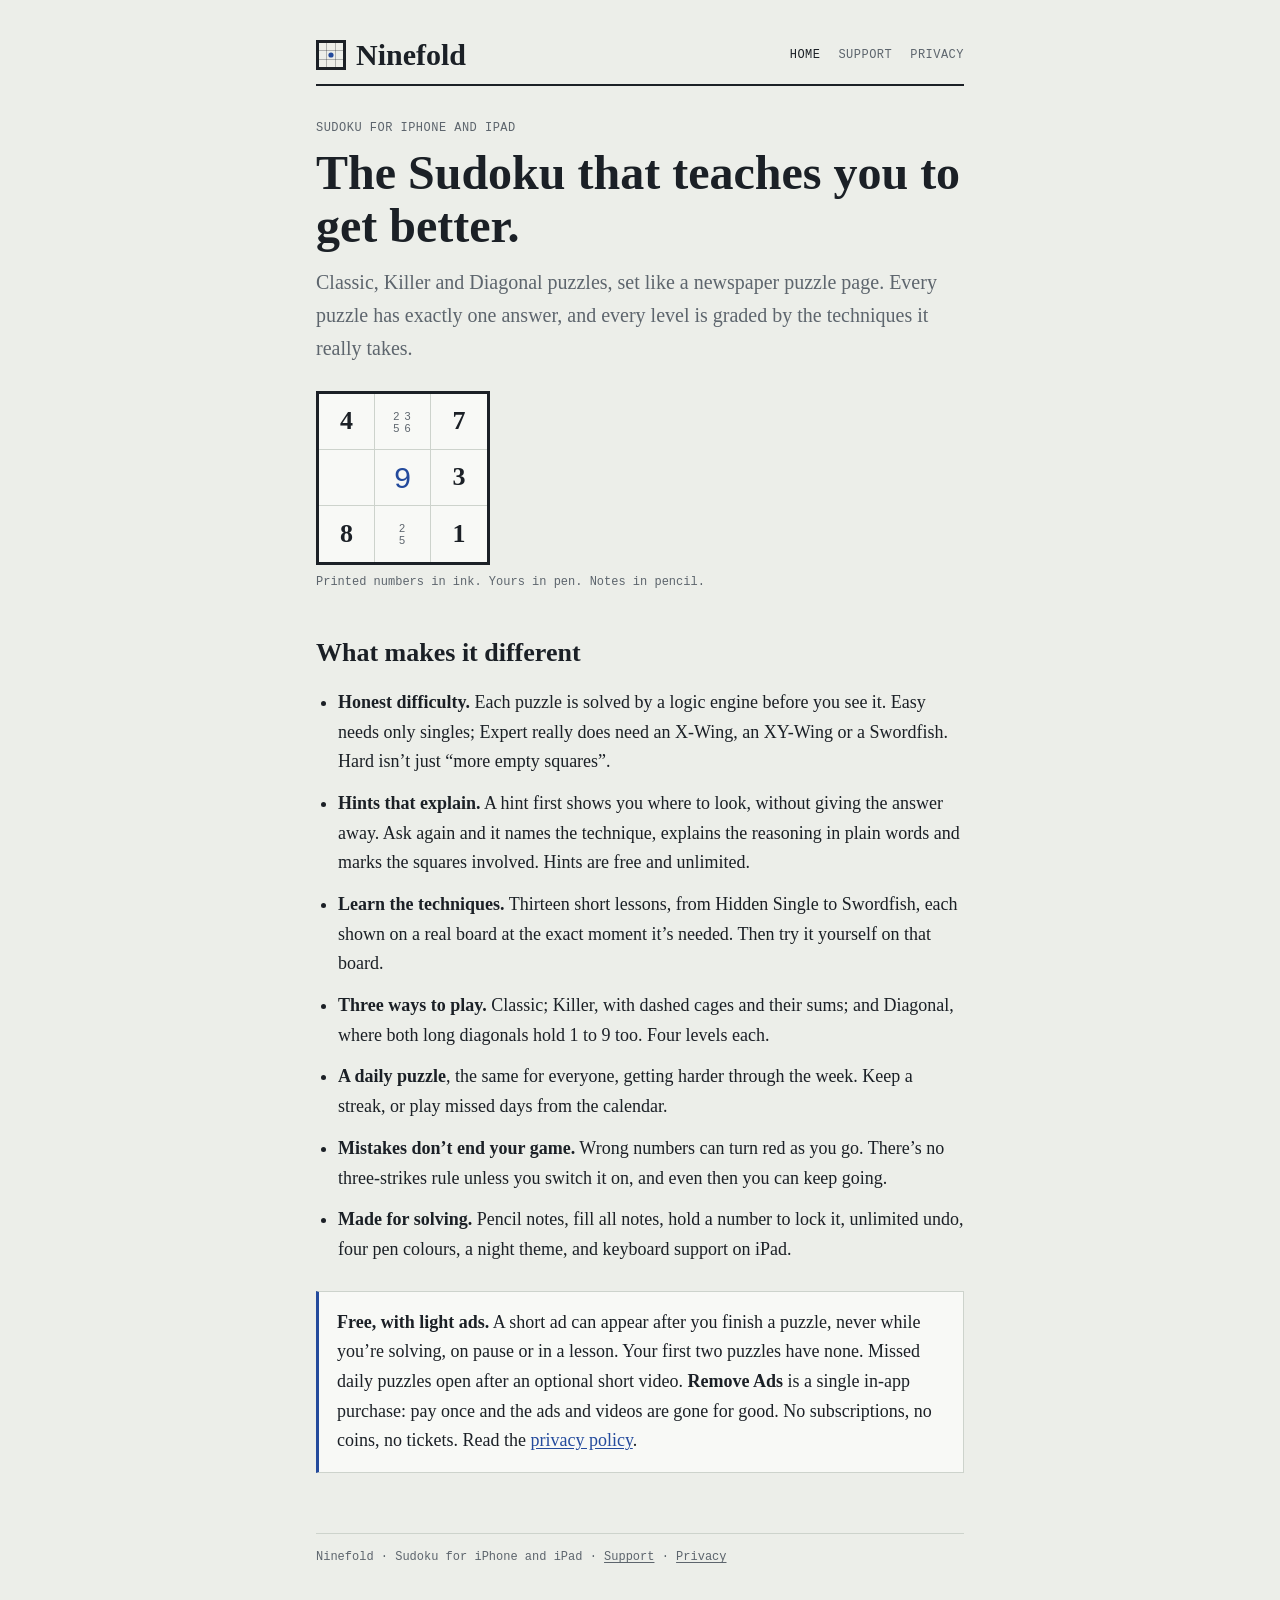
<file: index.html>
<!DOCTYPE html>
<html lang="en">
<head>
<meta charset="utf-8">
<meta name="viewport" content="width=device-width, initial-scale=1">
<title>Ninefold — Sudoku that teaches you</title>
<meta name="description" content="Ninefold is a Sudoku app for iPhone and iPad: Classic, Killer and Diagonal puzzles graded by the techniques they really need, hints that explain, lessons on real boards and a daily puzzle.">
<link rel="canonical" href="https://smdash.github.io/ninefold-site/">
<meta property="og:title" content="Ninefold — Sudoku that teaches you">
<meta property="og:description" content="Ninefold is a Sudoku app for iPhone and iPad: Classic, Killer and Diagonal puzzles graded by the techniques they really need, hints that explain, lessons on real boards and a daily puzzle.">
<meta property="og:type" content="website">
<meta property="og:url" content="https://smdash.github.io/ninefold-site/">
<meta name="theme-color" content="#ECEEE9" media="(prefers-color-scheme: light)">
<meta name="theme-color" content="#111518" media="(prefers-color-scheme: dark)">
<link rel="stylesheet" href="style.css">
</head>
<body>
<div class="wrap">
<header class="site">
  <a class="mast" href="index.html"><svg viewBox="0 0 30 30" aria-hidden="true"><rect x="1.5" y="1.5" width="27" height="27" fill="none" stroke="currentColor" stroke-width="3"/><path d="M10.5 3v24M19.5 3v24M3 10.5h24M3 19.5h24" stroke="currentColor" stroke-opacity=".3" stroke-width="1"/><circle cx="15" cy="15" r="2.6" fill="var(--pen)"/></svg>Ninefold</a>
  <nav class="site"><a href="index.html" aria-current="page">Home</a><a href="support.html">Support</a><a href="privacy.html">Privacy</a></nav>
</header>
<p class="kicker">Sudoku for iPhone and iPad</p>
<h1>The Sudoku that teaches you to get better.</h1>
<p class="lede">Classic, Killer and Diagonal puzzles, set like a newspaper puzzle page. Every puzzle has exactly one answer, and every level is graded by the techniques it really takes.</p>

<div class="box3" aria-hidden="true">
  <span>4</span><span class="note">2 3
5 6</span><span>7</span>
  <span></span><span class="pen">9</span><span>3</span>
  <span>8</span><span class="note">2
5</span><span>1</span>
</div>
<p class="caption">Printed numbers in ink. Yours in pen. Notes in pencil.</p>

<h2>What makes it different</h2>
<ul>
  <li><strong>Honest difficulty.</strong> Each puzzle is solved by a logic engine before you see it. Easy needs only singles; Expert really does need an X-Wing, an XY-Wing or a Swordfish. Hard isn&rsquo;t just &ldquo;more empty squares&rdquo;.</li>
  <li><strong>Hints that explain.</strong> A hint first shows you where to look, without giving the answer away. Ask again and it names the technique, explains the reasoning in plain words and marks the squares involved. Hints are free and unlimited.</li>
  <li><strong>Learn the techniques.</strong> Thirteen short lessons, from Hidden Single to Swordfish, each shown on a real board at the exact moment it&rsquo;s needed. Then try it yourself on that board.</li>
  <li><strong>Three ways to play.</strong> Classic; Killer, with dashed cages and their sums; and Diagonal, where both long diagonals hold 1 to 9 too. Four levels each.</li>
  <li><strong>A daily puzzle</strong>, the same for everyone, getting harder through the week. Keep a streak, or play missed days from the calendar.</li>
  <li><strong>Mistakes don&rsquo;t end your game.</strong> Wrong numbers can turn red as you go. There&rsquo;s no three-strikes rule unless you switch it on, and even then you can keep going.</li>
  <li><strong>Made for solving.</strong> Pencil notes, fill all notes, hold a number to lock it, unlimited undo, four pen colours, a night theme, and keyboard support on iPad.</li>
</ul>

<div class="sheet">
  <p><strong>Free, with light ads.</strong> A short ad can appear after you finish a puzzle, never while you&rsquo;re solving, on pause or in a lesson. Your first two puzzles have none. Missed daily puzzles open after an optional short video. <strong>Remove Ads</strong> is a single in-app purchase: pay once and the ads and videos are gone for good. No subscriptions, no coins, no tickets. Read the <a href="privacy.html">privacy policy</a>.</p>
</div>

<footer class="site">
  <p>Ninefold &middot; Sudoku for iPhone and iPad &middot; <a href="support.html">Support</a> &middot; <a href="privacy.html">Privacy</a></p>
</footer>
</div>
</body>
</html>
</file>
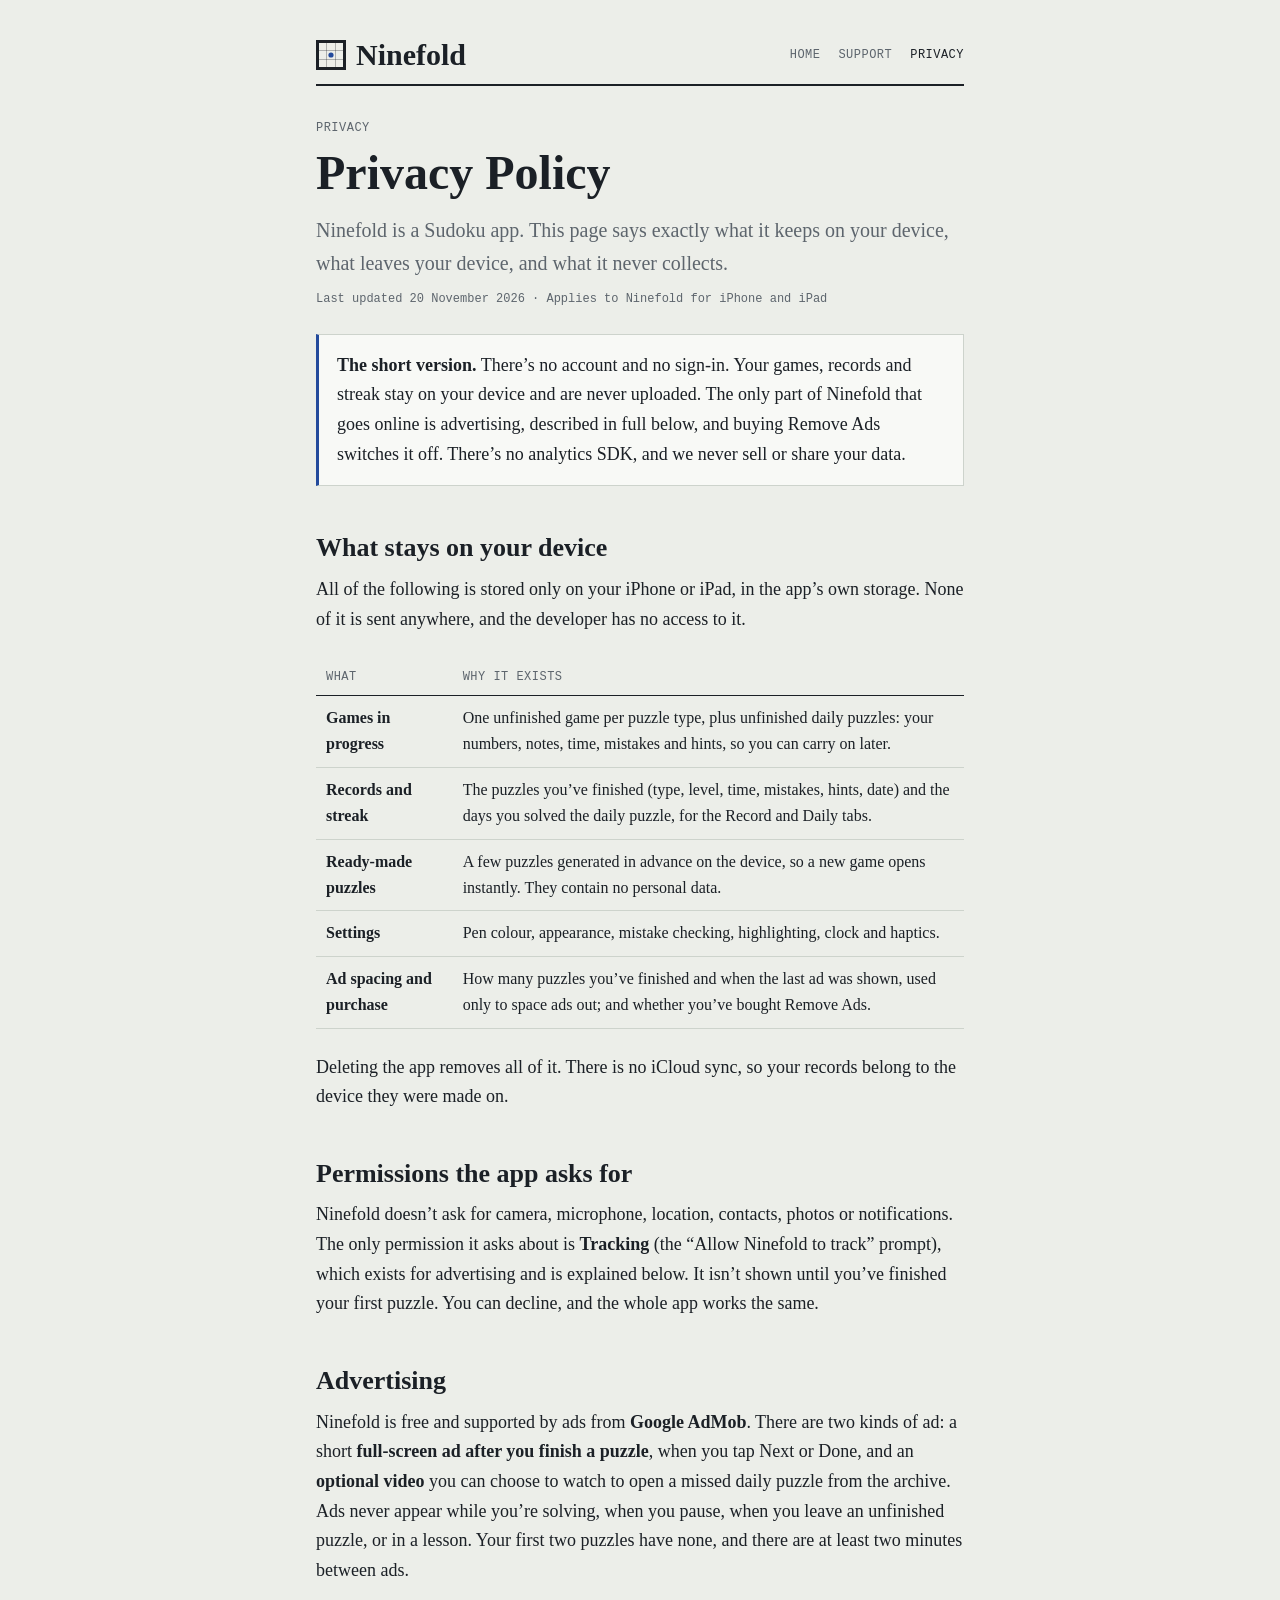
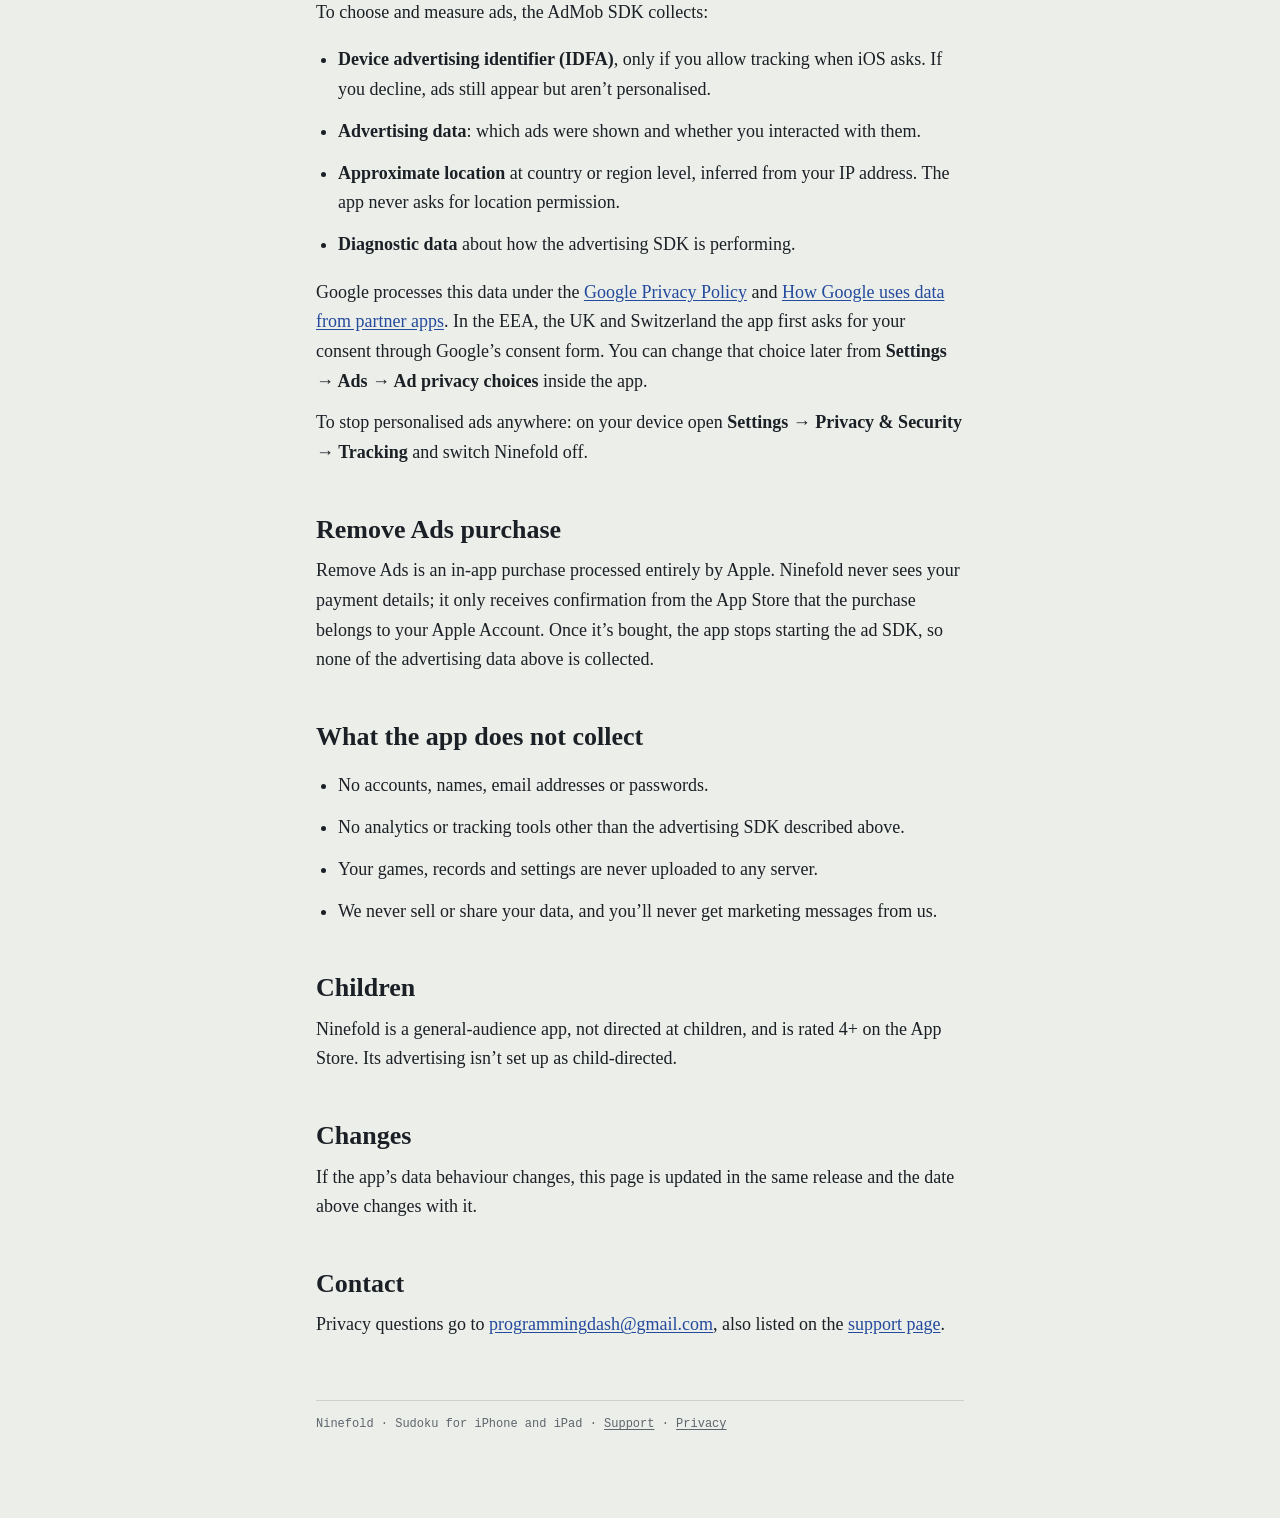
<file: privacy.html>
<!DOCTYPE html>
<html lang="en">
<head>
<meta charset="utf-8">
<meta name="viewport" content="width=device-width, initial-scale=1">
<title>Privacy Policy — Ninefold</title>
<meta name="description" content="What Ninefold keeps on your device, what leaves it, and what it never collects.">
<link rel="canonical" href="https://smdash.github.io/ninefold-site/privacy.html">
<meta property="og:title" content="Privacy Policy — Ninefold">
<meta property="og:description" content="What Ninefold keeps on your device, what leaves it, and what it never collects.">
<meta property="og:type" content="website">
<meta property="og:url" content="https://smdash.github.io/ninefold-site/privacy.html">
<meta name="theme-color" content="#ECEEE9" media="(prefers-color-scheme: light)">
<meta name="theme-color" content="#111518" media="(prefers-color-scheme: dark)">
<link rel="stylesheet" href="style.css">
</head>
<body>
<div class="wrap">
<header class="site">
  <a class="mast" href="index.html"><svg viewBox="0 0 30 30" aria-hidden="true"><rect x="1.5" y="1.5" width="27" height="27" fill="none" stroke="currentColor" stroke-width="3"/><path d="M10.5 3v24M19.5 3v24M3 10.5h24M3 19.5h24" stroke="currentColor" stroke-opacity=".3" stroke-width="1"/><circle cx="15" cy="15" r="2.6" fill="var(--pen)"/></svg>Ninefold</a>
  <nav class="site"><a href="index.html">Home</a><a href="support.html">Support</a><a href="privacy.html" aria-current="page">Privacy</a></nav>
</header>
<p class="kicker">Privacy</p>
<h1>Privacy Policy</h1>
<p class="lede">Ninefold is a Sudoku app. This page says exactly what it keeps on your device, what leaves your device, and what it never collects.</p>
<p class="updated">Last updated 20 November 2026 &middot; Applies to Ninefold for iPhone and iPad</p>

<div class="sheet">
  <p><strong>The short version.</strong> There&rsquo;s no account and no sign-in. Your games, records and streak stay on your device and are never uploaded. The only part of Ninefold that goes online is advertising, described in full below, and buying Remove Ads switches it off. There&rsquo;s no analytics SDK, and we never sell or share your data.</p>
</div>

<h2>What stays on your device</h2>
<p>All of the following is stored only on your iPhone or iPad, in the app&rsquo;s own storage. None of it is sent anywhere, and the developer has no access to it.</p>
<div class="scroll"><table>
  <tr><th>What</th><th>Why it exists</th></tr>
  <tr><td><strong>Games in progress</strong></td><td>One unfinished game per puzzle type, plus unfinished daily puzzles: your numbers, notes, time, mistakes and hints, so you can carry on later.</td></tr>
  <tr><td><strong>Records and streak</strong></td><td>The puzzles you&rsquo;ve finished (type, level, time, mistakes, hints, date) and the days you solved the daily puzzle, for the Record and Daily tabs.</td></tr>
  <tr><td><strong>Ready-made puzzles</strong></td><td>A few puzzles generated in advance on the device, so a new game opens instantly. They contain no personal data.</td></tr>
  <tr><td><strong>Settings</strong></td><td>Pen colour, appearance, mistake checking, highlighting, clock and haptics.</td></tr>
  <tr><td><strong>Ad spacing and purchase</strong></td><td>How many puzzles you&rsquo;ve finished and when the last ad was shown, used only to space ads out; and whether you&rsquo;ve bought Remove Ads.</td></tr>
</table></div>
<p>Deleting the app removes all of it. There is no iCloud sync, so your records belong to the device they were made on.</p>

<h2>Permissions the app asks for</h2>
<p>Ninefold doesn&rsquo;t ask for camera, microphone, location, contacts, photos or notifications. The only permission it asks about is <strong>Tracking</strong> (the &ldquo;Allow Ninefold to track&rdquo; prompt), which exists for advertising and is explained below. It isn&rsquo;t shown until you&rsquo;ve finished your first puzzle. You can decline, and the whole app works the same.</p>

<h2>Advertising</h2>
<p>Ninefold is free and supported by ads from <strong>Google AdMob</strong>. There are two kinds of ad: a short <strong>full-screen ad after you finish a puzzle</strong>, when you tap Next or Done, and an <strong>optional video</strong> you can choose to watch to open a missed daily puzzle from the archive. Ads never appear while you&rsquo;re solving, when you pause, when you leave an unfinished puzzle, or in a lesson. Your first two puzzles have none, and there are at least two minutes between ads.</p>
<p>To choose and measure ads, the AdMob SDK collects:</p>
<ul>
  <li><strong>Device advertising identifier (IDFA)</strong>, only if you allow tracking when iOS asks. If you decline, ads still appear but aren&rsquo;t personalised.</li>
  <li><strong>Advertising data</strong>: which ads were shown and whether you interacted with them.</li>
  <li><strong>Approximate location</strong> at country or region level, inferred from your IP address. The app never asks for location permission.</li>
  <li><strong>Diagnostic data</strong> about how the advertising SDK is performing.</li>
</ul>
<p>Google processes this data under the <a href="https://policies.google.com/privacy">Google Privacy Policy</a> and <a href="https://policies.google.com/technologies/partner-sites">How Google uses data from partner apps</a>. In the EEA, the UK and Switzerland the app first asks for your consent through Google&rsquo;s consent form. You can change that choice later from <strong>Settings &rarr; Ads &rarr; Ad privacy choices</strong> inside the app.</p>
<p>To stop personalised ads anywhere: on your device open <strong>Settings &rarr; Privacy &amp; Security &rarr; Tracking</strong> and switch Ninefold off.</p>

<h2>Remove Ads purchase</h2>
<p>Remove Ads is an in-app purchase processed entirely by Apple. Ninefold never sees your payment details; it only receives confirmation from the App Store that the purchase belongs to your Apple Account. Once it&rsquo;s bought, the app stops starting the ad SDK, so none of the advertising data above is collected.</p>

<h2>What the app does not collect</h2>
<ul>
  <li>No accounts, names, email addresses or passwords.</li>
  <li>No analytics or tracking tools other than the advertising SDK described above.</li>
  <li>Your games, records and settings are never uploaded to any server.</li>
  <li>We never sell or share your data, and you&rsquo;ll never get marketing messages from us.</li>
</ul>

<h2>Children</h2>
<p>Ninefold is a general-audience app, not directed at children, and is rated 4+ on the App Store. Its advertising isn&rsquo;t set up as child-directed.</p>

<h2>Changes</h2>
<p>If the app&rsquo;s data behaviour changes, this page is updated in the same release and the date above changes with it.</p>

<h2>Contact</h2>
<p>Privacy questions go to <a href="mailto:programmingdash@gmail.com">programmingdash@gmail.com</a>, also listed on the <a href="support.html">support page</a>.</p>

<footer class="site">
  <p>Ninefold &middot; Sudoku for iPhone and iPad &middot; <a href="support.html">Support</a> &middot; <a href="privacy.html">Privacy</a></p>
</footer>
</div>
</body>
</html>
</file>
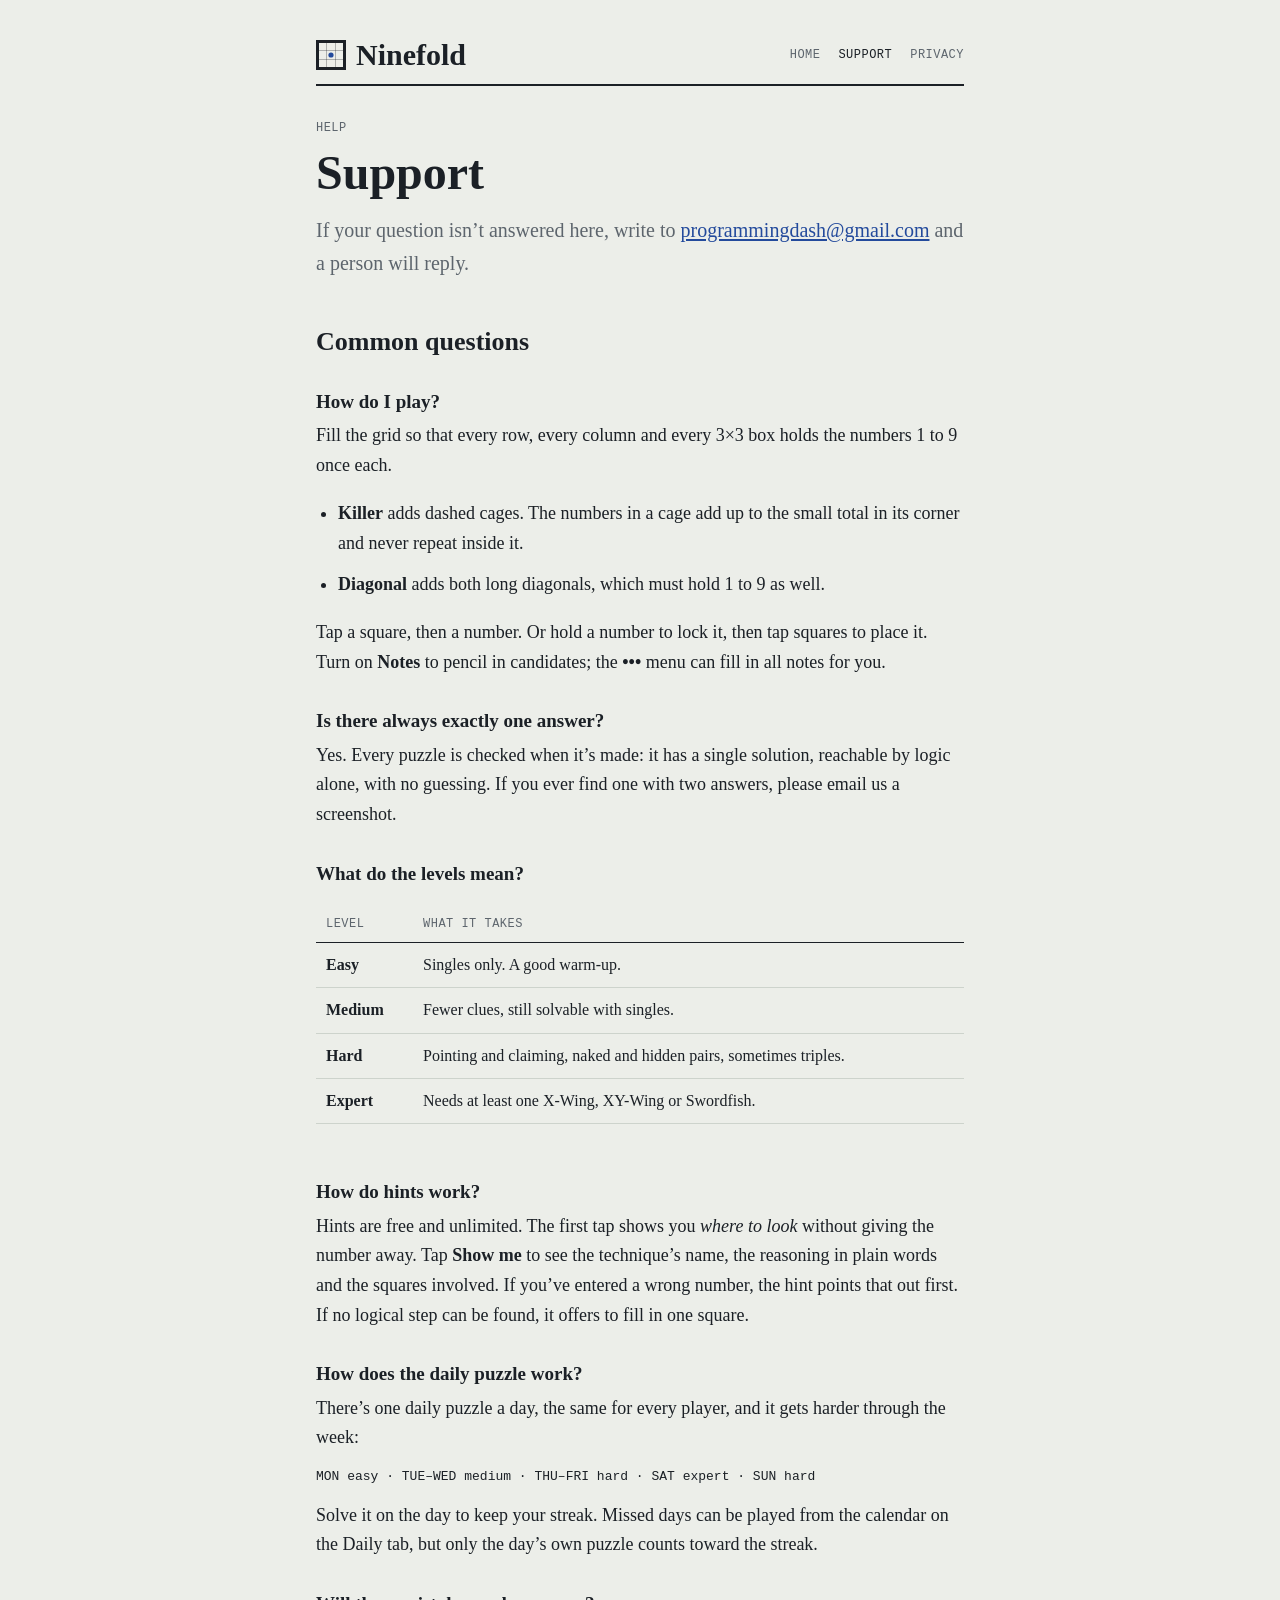
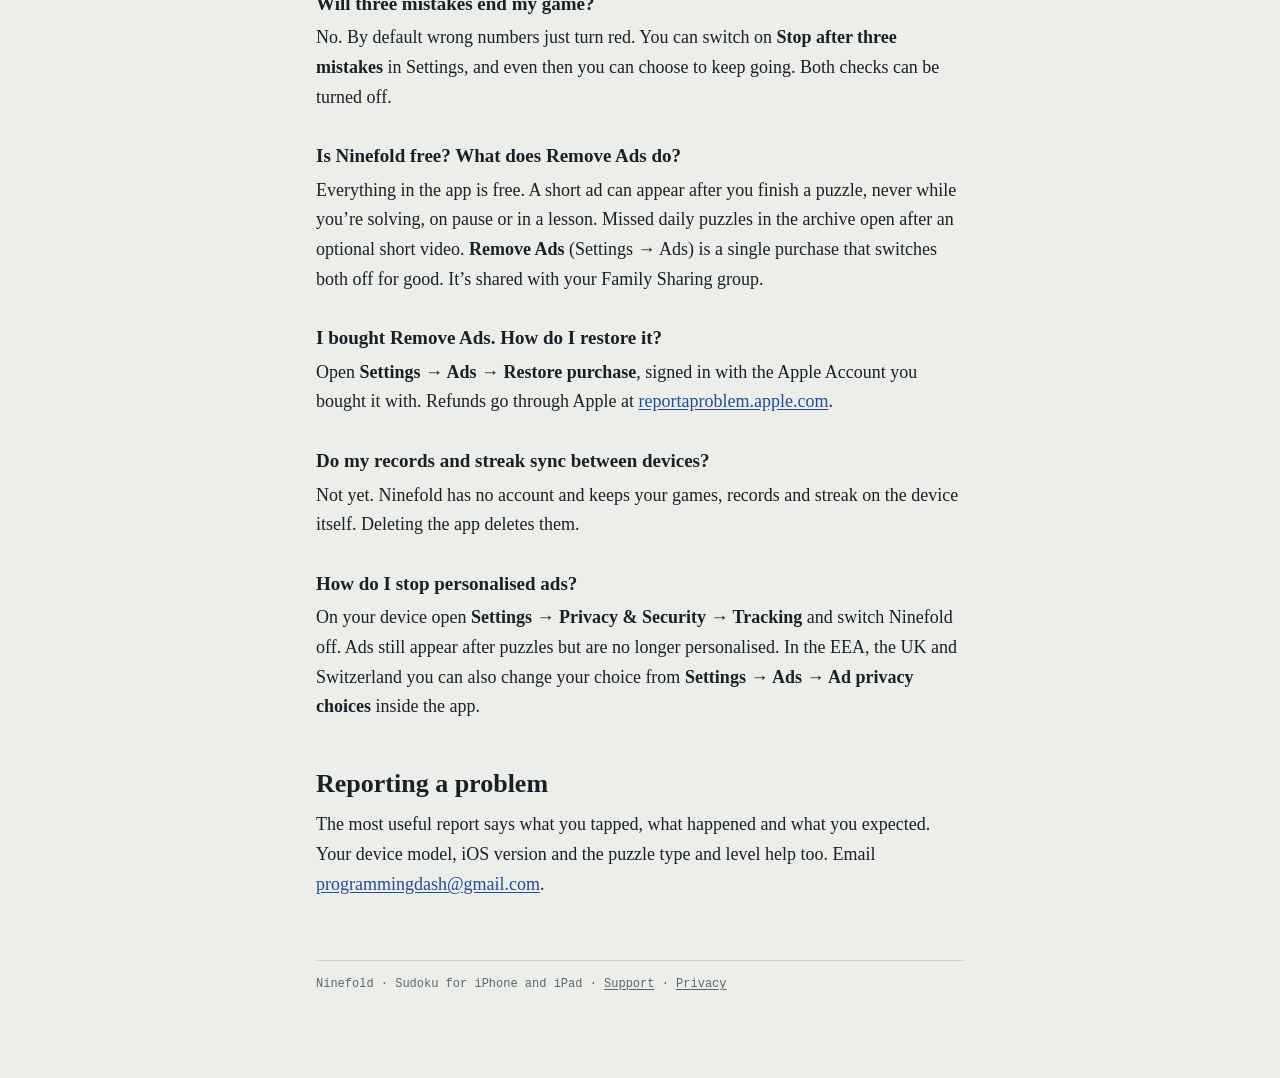
<file: support.html>
<!DOCTYPE html>
<html lang="en">
<head>
<meta charset="utf-8">
<meta name="viewport" content="width=device-width, initial-scale=1">
<title>Support — Ninefold</title>
<meta name="description" content="Help with Ninefold: how to play, levels, hints, the daily puzzle, Remove Ads and how to reach us.">
<link rel="canonical" href="https://smdash.github.io/ninefold-site/support.html">
<meta property="og:title" content="Support — Ninefold">
<meta property="og:description" content="Help with Ninefold: how to play, levels, hints, the daily puzzle, Remove Ads and how to reach us.">
<meta property="og:type" content="website">
<meta property="og:url" content="https://smdash.github.io/ninefold-site/support.html">
<meta name="theme-color" content="#ECEEE9" media="(prefers-color-scheme: light)">
<meta name="theme-color" content="#111518" media="(prefers-color-scheme: dark)">
<link rel="stylesheet" href="style.css">
<script type="application/ld+json">
{"@context": "https://schema.org", "@type": "FAQPage", "mainEntity": [{"@type": "Question", "name": "How do I play?", "acceptedAnswer": {"@type": "Answer", "text": "Fill the grid so that every row, every column and every 3×3 box holds the numbers 1 to 9 once each. Killer adds dashed cages: the numbers in a cage add up to its small total and never repeat. Diagonal adds both long diagonals, which must hold 1 to 9 as well. Tap a square, then a number. Hold a number to lock it and then tap squares to place it."}}, {"@type": "Question", "name": "Is Ninefold free?", "acceptedAnswer": {"@type": "Answer", "text": "Yes. Every puzzle type, level, lesson and the daily puzzle are free. A short ad can appear after you finish a puzzle, never while you play, and missed daily puzzles open after an optional short video. Remove Ads is a one-time in-app purchase that switches both off."}}, {"@type": "Question", "name": "How do hints work?", "acceptedAnswer": {"@type": "Answer", "text": "Hints are free and unlimited. The first tap shows where to look without revealing the number. A second tap names the technique and explains why. If you have entered a wrong number, the hint points that out first."}}, {"@type": "Question", "name": "I bought Remove Ads on another device. How do I get it back?", "acceptedAnswer": {"@type": "Answer", "text": "Open Settings in the app, go to Ads and tap Restore purchase, signed in with the same Apple Account you bought it with."}}, {"@type": "Question", "name": "Do my records and streak sync between devices?", "acceptedAnswer": {"@type": "Answer", "text": "Not yet. Ninefold has no account and keeps your games, records and streak on the device. Deleting the app deletes them."}}, {"@type": "Question", "name": "How do I stop personalised ads?", "acceptedAnswer": {"@type": "Answer", "text": "On your device open Settings, Privacy and Security, Tracking, and switch Ninefold off. Ads still appear after puzzles but are not personalised. In the EEA, the UK and Switzerland you can also change your choice from Settings, Ads, Ad privacy choices inside the app."}}]}
</script>
</head>
<body>
<div class="wrap">
<header class="site">
  <a class="mast" href="index.html"><svg viewBox="0 0 30 30" aria-hidden="true"><rect x="1.5" y="1.5" width="27" height="27" fill="none" stroke="currentColor" stroke-width="3"/><path d="M10.5 3v24M19.5 3v24M3 10.5h24M3 19.5h24" stroke="currentColor" stroke-opacity=".3" stroke-width="1"/><circle cx="15" cy="15" r="2.6" fill="var(--pen)"/></svg>Ninefold</a>
  <nav class="site"><a href="index.html">Home</a><a href="support.html" aria-current="page">Support</a><a href="privacy.html">Privacy</a></nav>
</header>
<p class="kicker">Help</p>
<h1>Support</h1>
<p class="lede">If your question isn&rsquo;t answered here, write to <a href="mailto:programmingdash@gmail.com">programmingdash@gmail.com</a> and a person will reply.</p>

<h2>Common questions</h2>

<h3>How do I play?</h3>
<p>Fill the grid so that every row, every column and every 3×3 box holds the numbers 1 to 9 once each.</p>
<ul>
  <li><strong>Killer</strong> adds dashed cages. The numbers in a cage add up to the small total in its corner and never repeat inside it.</li>
  <li><strong>Diagonal</strong> adds both long diagonals, which must hold 1 to 9 as well.</li>
</ul>
<p>Tap a square, then a number. Or hold a number to lock it, then tap squares to place it. Turn on <strong>Notes</strong> to pencil in candidates; the <strong>&bull;&bull;&bull;</strong> menu can fill in all notes for you.</p>

<h3>Is there always exactly one answer?</h3>
<p>Yes. Every puzzle is checked when it&rsquo;s made: it has a single solution, reachable by logic alone, with no guessing. If you ever find one with two answers, please email us a screenshot.</p>

<h3>What do the levels mean?</h3>
<div class="scroll"><table>
  <tr><th>Level</th><th>What it takes</th></tr>
  <tr><td><strong>Easy</strong></td><td>Singles only. A good warm-up.</td></tr>
  <tr><td><strong>Medium</strong></td><td>Fewer clues, still solvable with singles.</td></tr>
  <tr><td><strong>Hard</strong></td><td>Pointing and claiming, naked and hidden pairs, sometimes triples.</td></tr>
  <tr><td><strong>Expert</strong></td><td>Needs at least one X-Wing, XY-Wing or Swordfish.</td></tr>
</table></div>

<h3>How do hints work?</h3>
<p>Hints are free and unlimited. The first tap shows you <em>where to look</em> without giving the number away. Tap <strong>Show me</strong> to see the technique&rsquo;s name, the reasoning in plain words and the squares involved. If you&rsquo;ve entered a wrong number, the hint points that out first. If no logical step can be found, it offers to fill in one square.</p>

<h3>How does the daily puzzle work?</h3>
<p>There&rsquo;s one daily puzzle a day, the same for every player, and it gets harder through the week:</p>
<p class="week">MON easy &middot; TUE&ndash;WED medium &middot; THU&ndash;FRI hard &middot; SAT expert &middot; SUN hard</p>
<p>Solve it on the day to keep your streak. Missed days can be played from the calendar on the Daily tab, but only the day&rsquo;s own puzzle counts toward the streak.</p>

<h3>Will three mistakes end my game?</h3>
<p>No. By default wrong numbers just turn red. You can switch on <strong>Stop after three mistakes</strong> in Settings, and even then you can choose to keep going. Both checks can be turned off.</p>

<h3>Is Ninefold free? What does Remove Ads do?</h3>
<p>Everything in the app is free. A short ad can appear after you finish a puzzle, never while you&rsquo;re solving, on pause or in a lesson. Missed daily puzzles in the archive open after an optional short video. <strong>Remove Ads</strong> (Settings &rarr; Ads) is a single purchase that switches both off for good. It&rsquo;s shared with your Family Sharing group.</p>

<h3>I bought Remove Ads. How do I restore it?</h3>
<p>Open <strong>Settings &rarr; Ads &rarr; Restore purchase</strong>, signed in with the Apple Account you bought it with. Refunds go through Apple at <a href="https://reportaproblem.apple.com">reportaproblem.apple.com</a>.</p>

<h3>Do my records and streak sync between devices?</h3>
<p>Not yet. Ninefold has no account and keeps your games, records and streak on the device itself. Deleting the app deletes them.</p>

<h3>How do I stop personalised ads?</h3>
<p>On your device open <strong>Settings &rarr; Privacy &amp; Security &rarr; Tracking</strong> and switch Ninefold off. Ads still appear after puzzles but are no longer personalised. In the EEA, the UK and Switzerland you can also change your choice from <strong>Settings &rarr; Ads &rarr; Ad privacy choices</strong> inside the app.</p>

<h2>Reporting a problem</h2>
<p>The most useful report says what you tapped, what happened and what you expected. Your device model, iOS version and the puzzle type and level help too. Email <a href="mailto:programmingdash@gmail.com">programmingdash@gmail.com</a>.</p>

<footer class="site">
  <p>Ninefold &middot; Sudoku for iPhone and iPad &middot; <a href="support.html">Support</a> &middot; <a href="privacy.html">Privacy</a></p>
</footer>
</div>
</body>
</html>
</file>
<file: style.css>
/* Ninefold site. Ledger paper and blue-black ink, like the app. Pen blue for links, oxblood for the stamp. */
:root {
  color-scheme: light dark;
  --ground: #ECEEE9;
  --surface: #F8F9F6;
  --ink: #1B2026;
  --muted: #5D656D;
  --line: #CDD3CC;
  --pen: #234A9C;
  --stamp: #9B2C3E;
  --serif: "Iowan Old Style", "Palatino Linotype", Palatino, "URW Palladio L", P052, Georgia, serif;
  --mono: ui-monospace, "SF Mono", Menlo, Consolas, "Liberation Mono", monospace;
}
@media (prefers-color-scheme: dark) {
  :root { --ground: #111518; --surface: #191E22; --ink: #E7EAE5; --muted: #99A1A7; --line: #2F363C; --pen: #8FB0F5; --stamp: #E58599; }
}
* { box-sizing: border-box; }
body {
  margin: 0; background: var(--ground); color: var(--ink);
  font: 18px/1.65 var(--serif);
  -webkit-text-size-adjust: 100%;
}
.wrap { max-width: 680px; margin: 0 auto; padding: 40px 16px 72px; }

header.site { display: flex; align-items: center; flex-wrap: wrap; gap: 12px 18px; padding-bottom: 14px; border-bottom: 2px solid var(--ink); margin-bottom: 34px; }
.mast { display: flex; align-items: center; gap: 10px; color: inherit; text-decoration: none; font-weight: 700; font-size: 30px; line-height: 1; }
.mast svg { width: 30px; height: 30px; flex: none; }
nav.site { margin-left: auto; display: flex; gap: 18px; font: 500 12px/1 var(--mono); text-transform: uppercase; letter-spacing: .04em; }
nav.site a { color: var(--muted); text-decoration: none; padding: 6px 0; }
nav.site a:hover, nav.site a[aria-current] { color: var(--ink); }

.kicker { font: 500 12px/1.4 var(--mono); text-transform: uppercase; letter-spacing: .04em; color: var(--muted); margin: 0 0 10px; }
h1 { font-size: clamp(34px, 7vw, 48px); line-height: 1.1; margin: 0 0 14px; font-weight: 700; }
h2 { font-size: 26px; line-height: 1.25; margin: 46px 0 10px; font-weight: 700; }
h3 { font-size: 19px; font-weight: 700; margin: 28px 0 4px; }
.lede { color: var(--muted); font-size: 20px; margin: 0 0 10px; }
.updated { font: 12px/1.5 var(--mono); color: var(--muted); margin: 0 0 26px; }
p, li { margin: 0 0 12px; }
ul { padding-left: 22px; }
a { color: var(--pen); text-underline-offset: 2px; }
strong { font-weight: 700; }

/* One 3×3 box from the board: printed numbers in ink, the player's in pen. */
.box3 { display: grid; grid-template-columns: repeat(3, 56px); grid-template-rows: repeat(3, 56px); border: 3px solid var(--ink); background: var(--surface); margin: 26px 0 8px; width: max-content; }
.box3 span { display: grid; place-items: center; border-right: 1px solid var(--line); border-bottom: 1px solid var(--line); font-weight: 700; font-size: 26px; }
.box3 span:nth-child(3n) { border-right: 0; }
.box3 span:nth-child(n+7) { border-bottom: 0; }
.box3 .pen { color: var(--pen); font: 400 30px/1 ui-rounded, -apple-system, "SF Pro Rounded", sans-serif; }
.box3 .note { font: 11px/1.1 ui-rounded, -apple-system, sans-serif; color: var(--muted); font-weight: 400; letter-spacing: .1em; text-align: center; white-space: pre; }
.caption { font: 12px/1.5 var(--mono); color: var(--muted); margin: 0 0 30px; }

.sheet { background: var(--surface); border: 1px solid var(--line); border-left: 3px solid var(--pen); padding: 16px 18px; margin: 26px 0; }
.sheet p:last-child { margin-bottom: 0; }
.stamp { display: inline-block; font: 700 13px/1 var(--serif); letter-spacing: .14em; text-transform: uppercase; color: var(--stamp); border: 2px solid var(--stamp); padding: 6px 10px; transform: rotate(-4deg); margin: 4px 0 18px; }

table { width: 100%; border-collapse: collapse; margin: 14px 0 24px; font-size: 16px; }
th, td { text-align: left; padding: 9px 10px; border-bottom: 1px solid var(--line); vertical-align: top; }
th { font: 500 12px/1.4 var(--mono); text-transform: uppercase; letter-spacing: .04em; color: var(--muted); border-bottom-color: var(--ink); }
.scroll { overflow-x: auto; }
.week { font: 13px/1.8 var(--mono); }

footer.site { margin-top: 60px; padding-top: 14px; border-top: 1px solid var(--line); font: 12px/1.6 var(--mono); color: var(--muted); }
footer.site a { color: var(--muted); }
</file>
